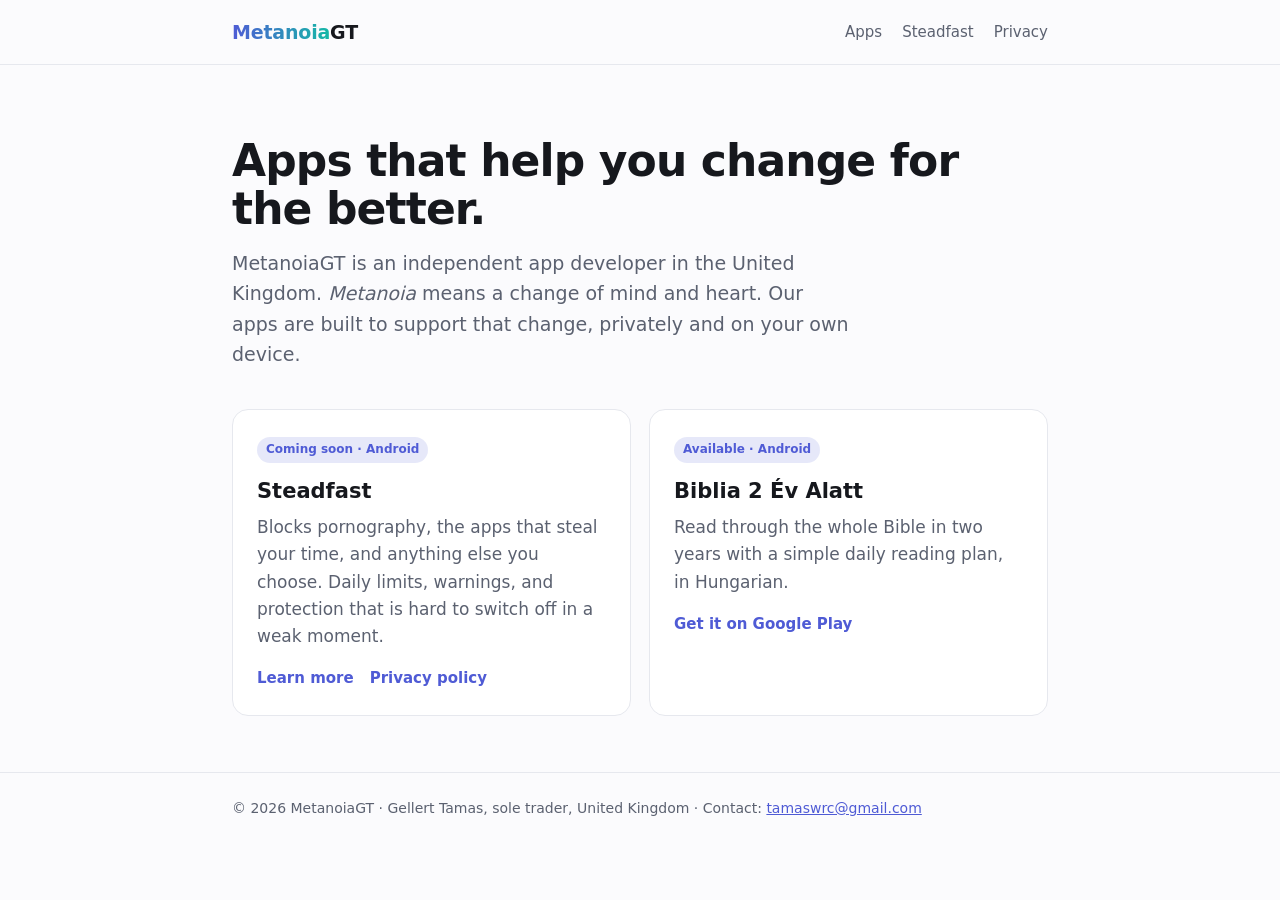
<file: index.html>
<!DOCTYPE html><html lang="en"><head><meta charset="utf-8"><meta name="viewport" content="width=device-width,initial-scale=1"><title>MetanoiaGT · Apps for a better life</title><meta name="description" content="MetanoiaGT makes Android apps that help people change for the better: Steadfast and Biblia 2 Év Alatt."><link rel="stylesheet" href="/style.css"></head><body>
<header><div class="wrap"><a class="brand" href="/"><span>Metanoia</span>GT</a><nav><a href="/#apps">Apps</a><a href="/steadfast/">Steadfast</a><a href="/steadfast/privacy/">Privacy</a></nav></div></header>
<main class="wrap">
<section class="hero"><h1>Apps that help you change for the better.</h1><p>MetanoiaGT is an independent app developer in the United Kingdom. <em>Metanoia</em> means a change of mind and heart. Our apps are built to support that change, privately and on your own device.</p></section>
<section id="apps" class="grid">
<div class="card"><span class="tag">Coming soon · Android</span><h3>Steadfast</h3><p>Blocks pornography, the apps that steal your time, and anything else you choose. Daily limits, warnings, and protection that is hard to switch off in a weak moment.</p><div class="links"><a href="/steadfast/">Learn more</a><a href="/steadfast/privacy/">Privacy policy</a></div></div>
<div class="card"><span class="tag">Available · Android</span><h3>Biblia 2 Év Alatt</h3><p>Read through the whole Bible in two years with a simple daily reading plan, in Hungarian.</p><div class="links"><a href="https://play.google.com/store/apps/developer?id=MetanoiaGT">Get it on Google Play</a></div></div>
</section>
</main>
<footer><div class="wrap">© 2026 MetanoiaGT · Gellert Tamas, sole trader, United Kingdom · Contact: <a href="mailto:tamaswrc@gmail.com">tamaswrc@gmail.com</a></div></footer></body></html>
</file>
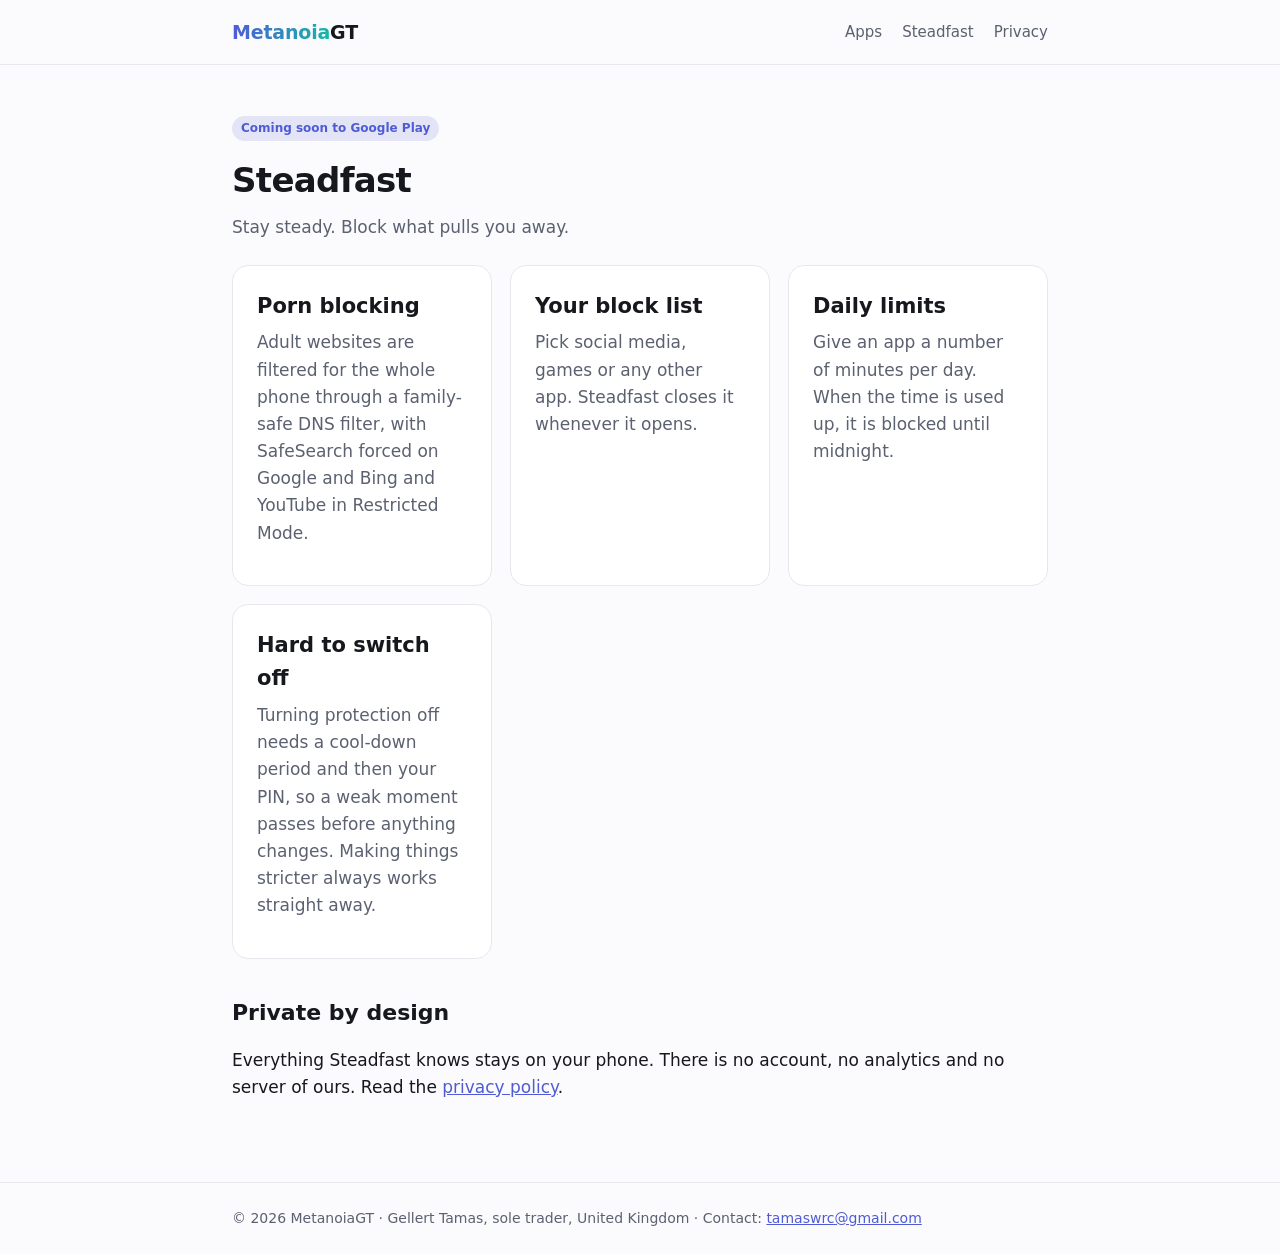
<file: steadfast/index.html>
<!DOCTYPE html><html lang="en"><head><meta charset="utf-8"><meta name="viewport" content="width=device-width,initial-scale=1"><title>Steadfast · Block porn, apps and distractions</title><meta name="description" content="Steadfast is an Android app that blocks pornography, apps you choose and time-wasting games, with daily limits and strong protection."><link rel="stylesheet" href="/style.css"></head><body>
<header><div class="wrap"><a class="brand" href="/"><span>Metanoia</span>GT</a><nav><a href="/#apps">Apps</a><a href="/steadfast/">Steadfast</a><a href="/steadfast/privacy/">Privacy</a></nav></div></header>
<main class="wrap"><article>
<span class="tag">Coming soon to Google Play</span>
<h1>Steadfast</h1><p class="meta">Stay steady. Block what pulls you away.</p>
<div class="grid" style="padding-bottom:0">
<div class="card"><h3>Porn blocking</h3><p>Adult websites are filtered for the whole phone through a family-safe DNS filter, with SafeSearch forced on Google and Bing and YouTube in Restricted Mode.</p></div>
<div class="card"><h3>Your block list</h3><p>Pick social media, games or any other app. Steadfast closes it whenever it opens.</p></div>
<div class="card"><h3>Daily limits</h3><p>Give an app a number of minutes per day. When the time is used up, it is blocked until midnight.</p></div>
<div class="card"><h3>Hard to switch off</h3><p>Turning protection off needs a cool-down period and then your PIN, so a weak moment passes before anything changes. Making things stricter always works straight away.</p></div>
</div>
<h2>Private by design</h2><p>Everything Steadfast knows stays on your phone. There is no account, no analytics and no server of ours. Read the <a href="/steadfast/privacy/">privacy policy</a>.</p>
</article></main>
<footer><div class="wrap">© 2026 MetanoiaGT · Gellert Tamas, sole trader, United Kingdom · Contact: <a href="mailto:tamaswrc@gmail.com">tamaswrc@gmail.com</a></div></footer></body></html>
</file>
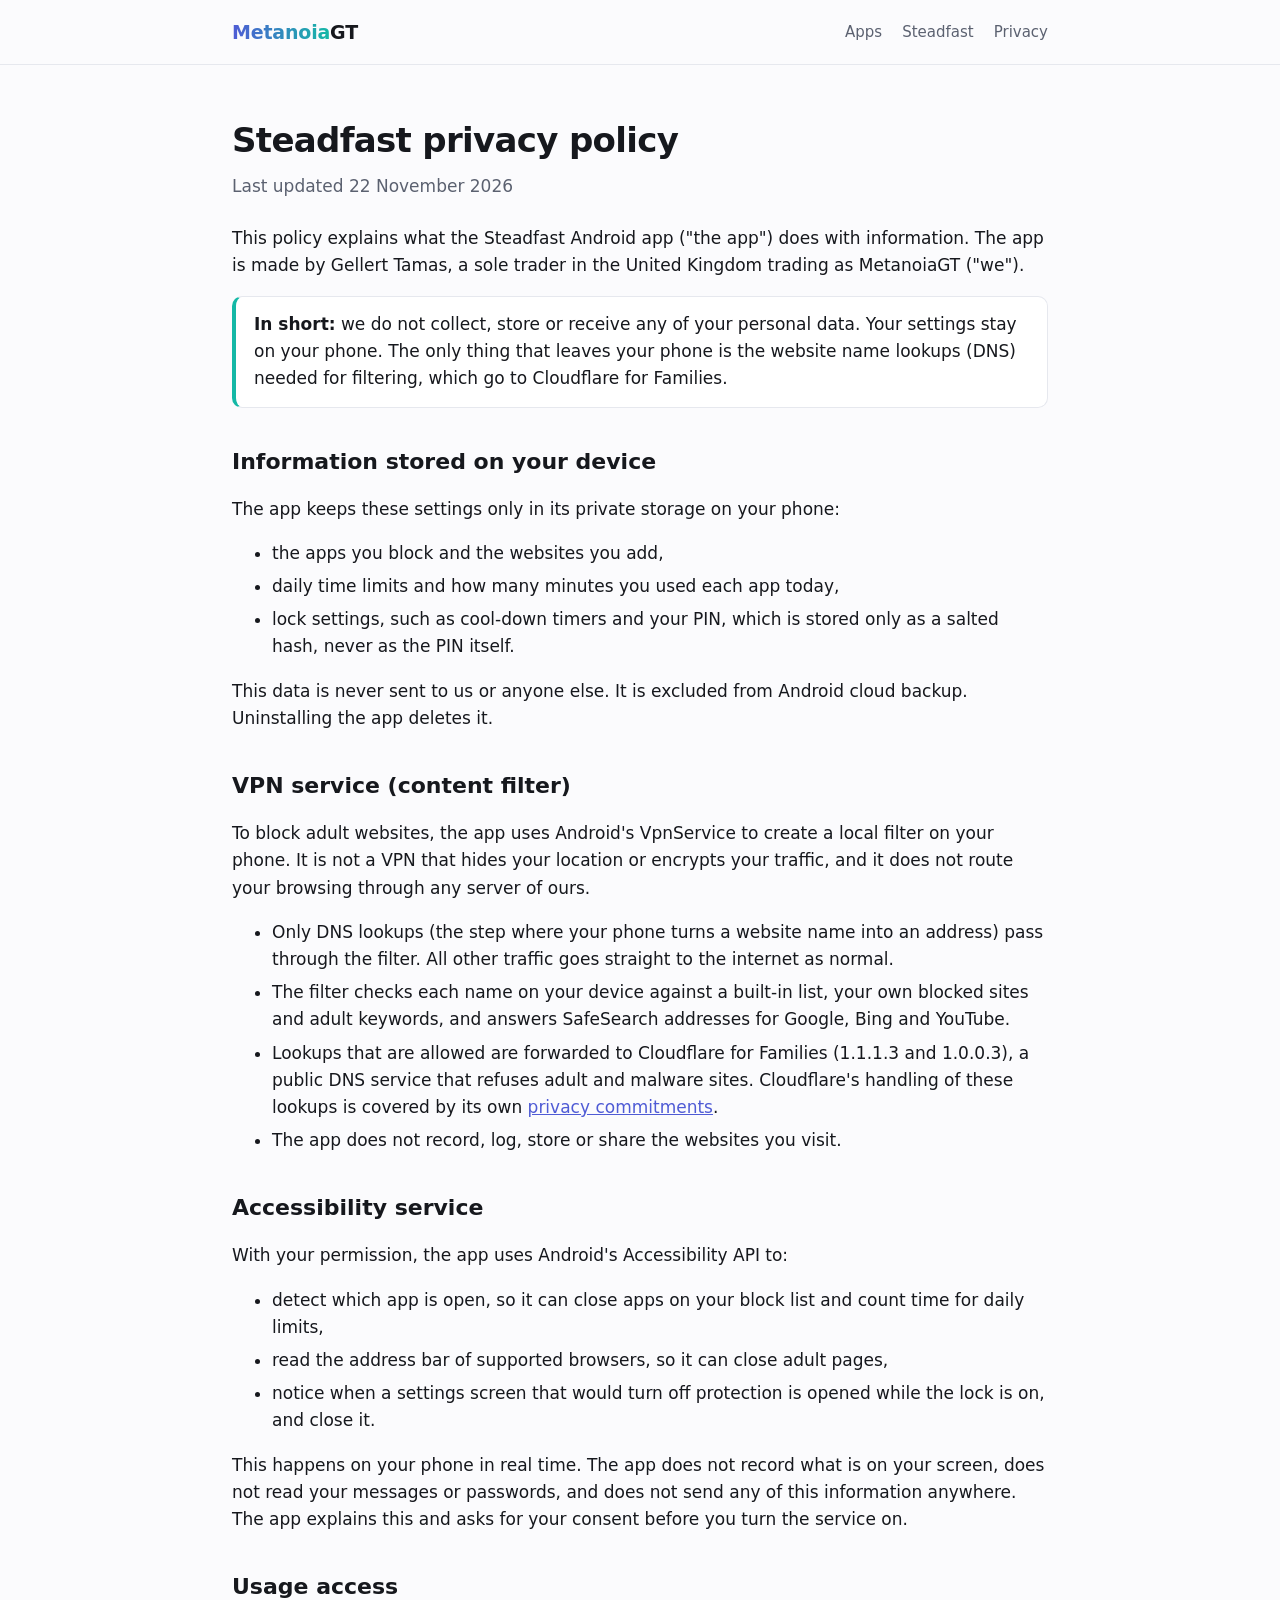
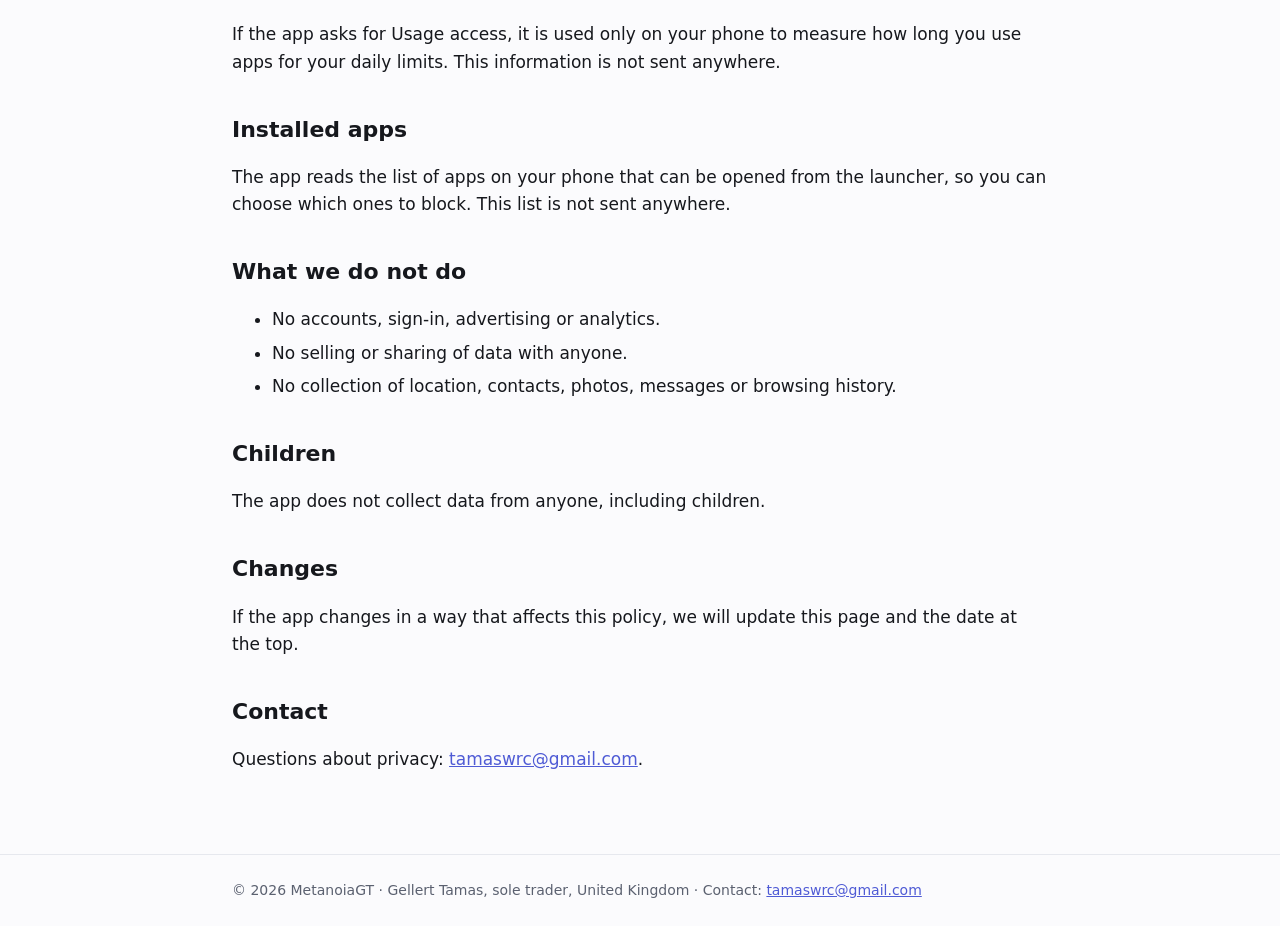
<file: steadfast/privacy/index.html>
<!DOCTYPE html><html lang="en"><head><meta charset="utf-8"><meta name="viewport" content="width=device-width,initial-scale=1"><title>Steadfast privacy policy · MetanoiaGT</title><link rel="stylesheet" href="/style.css"></head><body>
<header><div class="wrap"><a class="brand" href="/"><span>Metanoia</span>GT</a><nav><a href="/#apps">Apps</a><a href="/steadfast/">Steadfast</a><a href="/steadfast/privacy/">Privacy</a></nav></div></header>
<main class="wrap"><article>
<h1>Steadfast privacy policy</h1><p class="meta">Last updated 22 November 2026</p>
<p>This policy explains what the Steadfast Android app ("the app") does with information. The app is made by Gellert Tamas, a sole trader in the United Kingdom trading as MetanoiaGT ("we").</p>
<div class="note"><strong>In short:</strong> we do not collect, store or receive any of your personal data. Your settings stay on your phone. The only thing that leaves your phone is the website name lookups (DNS) needed for filtering, which go to Cloudflare for Families.</div>

<h2>Information stored on your device</h2>
<p>The app keeps these settings only in its private storage on your phone:</p>
<ul><li>the apps you block and the websites you add,</li><li>daily time limits and how many minutes you used each app today,</li><li>lock settings, such as cool-down timers and your PIN, which is stored only as a salted hash, never as the PIN itself.</li></ul>
<p>This data is never sent to us or anyone else. It is excluded from Android cloud backup. Uninstalling the app deletes it.</p>

<h2>VPN service (content filter)</h2>
<p>To block adult websites, the app uses Android's VpnService to create a local filter on your phone. It is not a VPN that hides your location or encrypts your traffic, and it does not route your browsing through any server of ours.</p>
<ul><li>Only DNS lookups (the step where your phone turns a website name into an address) pass through the filter. All other traffic goes straight to the internet as normal.</li>
<li>The filter checks each name on your device against a built-in list, your own blocked sites and adult keywords, and answers SafeSearch addresses for Google, Bing and YouTube.</li>
<li>Lookups that are allowed are forwarded to Cloudflare for Families (1.1.1.3 and 1.0.0.3), a public DNS service that refuses adult and malware sites. Cloudflare's handling of these lookups is covered by its own <a href="https://developers.cloudflare.com/1.1.1.1/privacy/public-dns-resolver/">privacy commitments</a>.</li>
<li>The app does not record, log, store or share the websites you visit.</li></ul>

<h2>Accessibility service</h2>
<p>With your permission, the app uses Android's Accessibility API to:</p>
<ul><li>detect which app is open, so it can close apps on your block list and count time for daily limits,</li>
<li>read the address bar of supported browsers, so it can close adult pages,</li>
<li>notice when a settings screen that would turn off protection is opened while the lock is on, and close it.</li></ul>
<p>This happens on your phone in real time. The app does not record what is on your screen, does not read your messages or passwords, and does not send any of this information anywhere. The app explains this and asks for your consent before you turn the service on.</p>

<h2>Usage access</h2>
<p>If the app asks for Usage access, it is used only on your phone to measure how long you use apps for your daily limits. This information is not sent anywhere.</p>

<h2>Installed apps</h2>
<p>The app reads the list of apps on your phone that can be opened from the launcher, so you can choose which ones to block. This list is not sent anywhere.</p>

<h2>What we do not do</h2>
<ul><li>No accounts, sign-in, advertising or analytics.</li><li>No selling or sharing of data with anyone.</li><li>No collection of location, contacts, photos, messages or browsing history.</li></ul>

<h2>Children</h2>
<p>The app does not collect data from anyone, including children.</p>

<h2>Changes</h2>
<p>If the app changes in a way that affects this policy, we will update this page and the date at the top.</p>

<h2>Contact</h2>
<p>Questions about privacy: <a href="mailto:tamaswrc@gmail.com">tamaswrc@gmail.com</a>.</p>
</article></main>
<footer><div class="wrap">© 2026 MetanoiaGT · Gellert Tamas, sole trader, United Kingdom · Contact: <a href="mailto:tamaswrc@gmail.com">tamaswrc@gmail.com</a></div></footer></body></html>
</file>
<file: style.css>
:root{--bg:#fbfbfd;--fg:#16181d;--muted:#5b6170;--card:#fff;--line:#e6e8ee;--accent:#4f5bd5;--accent2:#14b8a6}
@media (prefers-color-scheme:dark){:root{--bg:#0f1115;--fg:#eef0f4;--muted:#9aa1b2;--card:#171a21;--line:#262a34;--accent:#8b93ff;--accent2:#2dd4bf}}
*{box-sizing:border-box}
body{margin:0;font:17px/1.6 system-ui,-apple-system,"Segoe UI",Roboto,sans-serif;background:var(--bg);color:var(--fg)}
a{color:var(--accent)}
.wrap{max-width:860px;margin:0 auto;padding:0 22px}
header{border-bottom:1px solid var(--line)}
header .wrap{display:flex;justify-content:space-between;align-items:center;height:64px}
.brand{font-weight:700;font-size:19px;text-decoration:none;color:var(--fg);letter-spacing:-.01em}
.brand span{background:linear-gradient(90deg,var(--accent),var(--accent2));-webkit-background-clip:text;background-clip:text;color:transparent}
nav a{margin-left:20px;text-decoration:none;color:var(--muted);font-size:15px}
nav a:hover{color:var(--fg)}
.hero{padding:72px 0 40px}
.hero h1{font-size:44px;line-height:1.1;margin:0 0 14px;letter-spacing:-.02em}
.hero p{color:var(--muted);font-size:19px;max-width:620px;margin:0}
.grid{display:grid;grid-template-columns:repeat(auto-fit,minmax(260px,1fr));gap:18px;padding-bottom:56px}
.card{background:var(--card);border:1px solid var(--line);border-radius:16px;padding:24px}
.card h3{margin:0 0 6px;font-size:21px}
.tag{display:inline-block;font-size:12px;font-weight:600;padding:3px 9px;border-radius:99px;background:color-mix(in srgb,var(--accent) 14%,transparent);color:var(--accent);margin-bottom:12px}
.card p{color:var(--muted);margin:0 0 14px}
.links a{margin-right:16px;font-weight:600;text-decoration:none;font-size:15px}
article{padding:48px 0 64px}
article h1{font-size:34px;letter-spacing:-.02em;margin:0 0 6px}
article h2{font-size:22px;margin:36px 0 8px}
article .meta{color:var(--muted);margin:0 0 24px}
article li{margin:6px 0}
.note{background:var(--card);border:1px solid var(--line);border-left:4px solid var(--accent2);border-radius:10px;padding:14px 18px}
footer{border-top:1px solid var(--line);color:var(--muted);font-size:14px}
footer .wrap{padding:24px 22px}
@media (max-width:560px){.hero h1{font-size:34px}nav a{margin-left:14px}}
</file>
